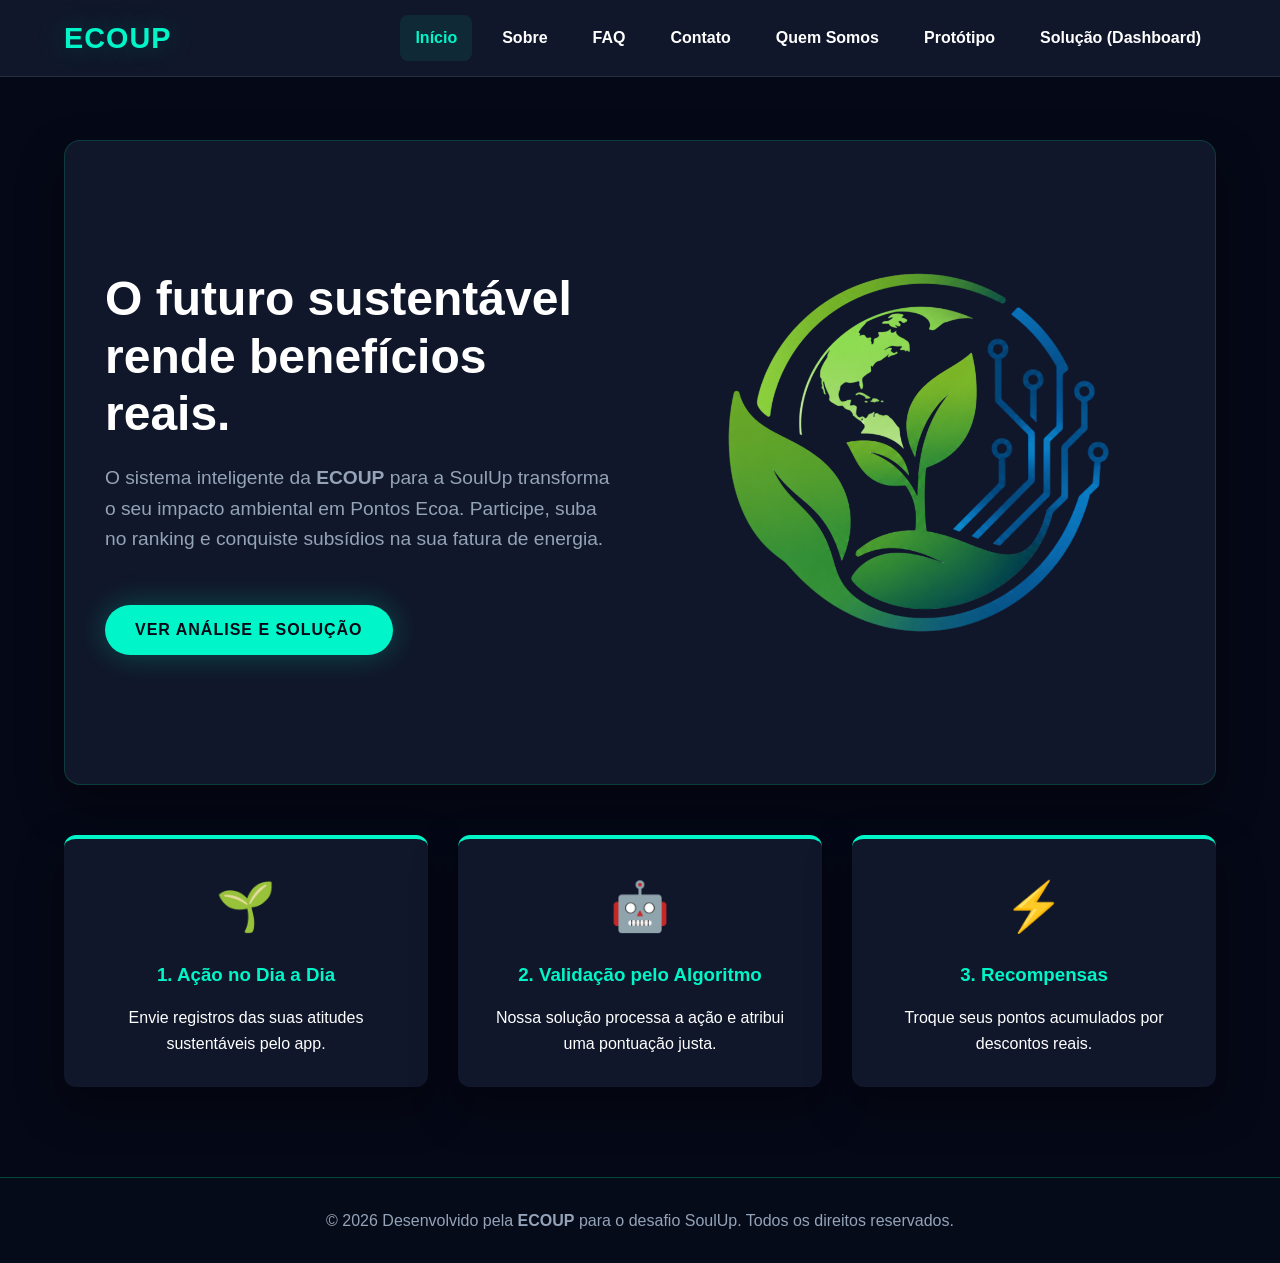
<file: index.html>
<!DOCTYPE html>
<html lang="pt-BR">
<head>
    <meta charset="UTF-8">
    <meta name="viewport" content="width=device-width, initial-scale=1.0">
    <title>ECOUP | Gamificação Sustentável</title>

    <!-- Arquivo principal de estilos do projeto -->
    <link rel="stylesheet" href="css/main.css">

    <!-- Script principal com carregamento diferido para não bloquear a renderização -->
    <script src="js/main.js" defer></script>
</head>
<body>

    <header>
        <div class="logo-container">
            <h1>ECOUP</h1>
        </div>
        
        <!-- Botão do menu mobile (controlado via JS e acessibilidade ARIA) -->
        <button id="btn-mobile" class="btn-mobile" aria-label="Abrir ou fechar menu de navegação" aria-expanded="false" aria-controls="menu-principal">☰ Menu</button>
        
        <!-- Menu principal de navegação do site -->
        <nav id="menu-principal" aria-label="Navegação Principal">
            <ul>
                <li><a href="index.html" class="ativo" aria-current="page">Início</a></li>
                <li><a href="paginas/sobre.html">Sobre</a></li>
                <li><a href="paginas/faq.html">FAQ</a></li>
                <li><a href="paginas/contato.html">Contato</a></li>
                <li><a href="paginas/integrantes.html">Quem Somos</a></li>
                <li><a href="paginas/simulador.html">Protótipo</a></li>
                <li><a href="paginas/dashboard.html">Solução (Dashboard)</a></li>
            </ul>
        </nav>
    </header>

    <main>
        <!-- Seção principal (hero) com proposta do sistema -->
        <section class="hero-section">
            <div class="hero-texto">
                <h2>O futuro sustentável rende benefícios reais.</h2>
                <p>O sistema inteligente da <strong>ECOUP</strong> para a SoulUp transforma o seu impacto ambiental em Pontos Ecoa. Participe, suba no ranking e conquiste subsídios na sua fatura de energia.</p>
                <a href="paginas/dashboard.html" class="btn-primary">Ver Análise e Solução</a>
            </div>

            <!-- Imagem ilustrativa principal do projeto -->
            <div class="hero-imagem">
                <img src="img/hero-image.png" alt="Logo sustentável com planeta Terra, folhas verdes e circuitos tecnológicos em azul, representando tecnologia e meio ambiente.">
            </div>
        </section>

        <!-- Cards explicando o funcionamento do sistema -->
        <section class="features-section">
            <article class="feature-card">
                <div class="icon-placeholder" aria-hidden="true">🌱</div>
                <h3>1. Ação no Dia a Dia</h3>
                <p>Envie registros das suas atitudes sustentáveis pelo app.</p>
            </article>

            <article class="feature-card">
                <div class="icon-placeholder" aria-hidden="true">🤖</div>
                <h3>2. Validação pelo Algoritmo</h3>
                <p>Nossa solução processa a ação e atribui uma pontuação justa.</p>
            </article>

            <article class="feature-card">
                <div class="icon-placeholder" aria-hidden="true">⚡</div>
                <h3>3. Recompensas</h3>
                <p>Troque seus pontos acumulados por descontos reais.</p>
            </article>
        </section>
    </main>

    <footer>
        <!-- Rodapé institucional do projeto -->
        <p>&copy; 2026 Desenvolvido pela <strong>ECOUP</strong> para o desafio SoulUp. Todos os direitos reservados.</p>
    </footer>

</body>
</html>
</file>
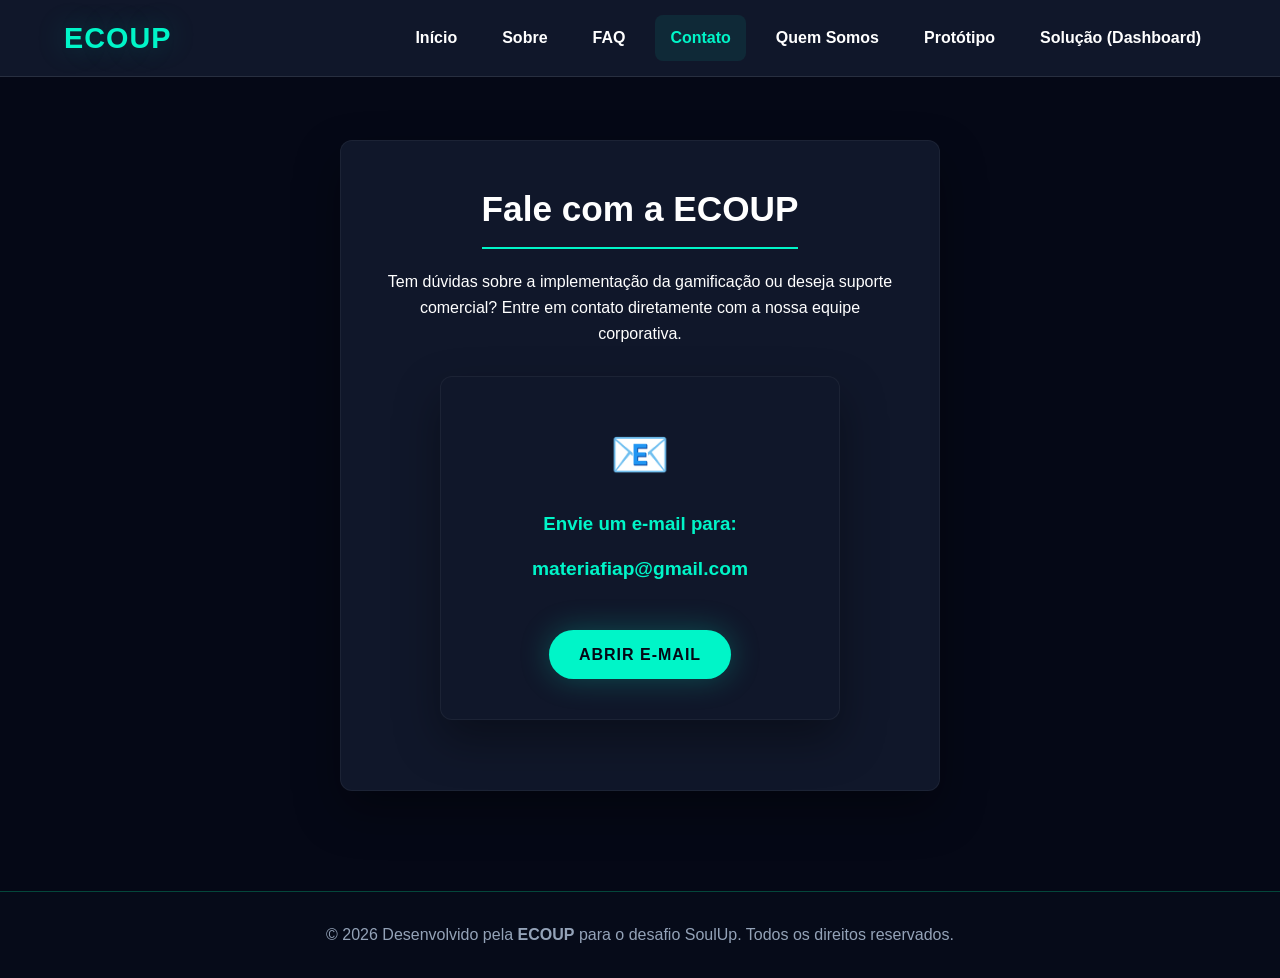
<file: paginas/contato.html>
<!DOCTYPE html>
<html lang="pt-BR">
<head>
    <meta charset="UTF-8">
    <meta name="viewport" content="width=device-width, initial-scale=1.0">
    <title>ECOUP - Contato</title>
    <link rel="stylesheet" href="../css/main.css">
    <script src="../js/main.js" defer></script>
</head>
<body>
    <header>
        <div class="logo-container">
             <h1>ECOUP</h1>
        </div>
        
        <button id="btn-mobile" class="btn-mobile" aria-label="Abrir ou fechar menu de navegação" aria-expanded="false" aria-controls="menu-principal">☰ Menu</button>
        
        <nav id="menu-principal" aria-label="Navegação Principal">
            <ul>
                <li><a href="../index.html">Início</a></li>
                <li><a href="sobre.html">Sobre</a></li>
                <li><a href="faq.html">FAQ</a></li>
                <li><a href="contato.html" class="ativo" aria-current="page">Contato</a></li>
                <li><a href="integrantes.html">Quem Somos</a></li>
                <li><a href="simulador.html">Protótipo</a></li>
                <li><a href="dashboard.html">Solução (Dashboard)</a></li>
            </ul>
        </nav>
    </header>

    <main>
        <section class="content-section contact-section">
            <h2 class="section-title">Fale com a ECOUP</h2>
            <p class="contact-subtitle">Tem dúvidas sobre a implementação da gamificação ou deseja suporte comercial? Entre em contato diretamente com a nossa equipe corporativa.</p>
            
            <div class="feature-card contact-card">
                <div class="icon-placeholder" aria-hidden="true">📧</div>
                <h3>Envie um e-mail para:</h3>
                <p class="contact-email">materiafiap@gmail.com</p>
                
                <a href="https://mail.google.com/" class="btn-primary" target="_blank" rel="noopener noreferrer">Abrir E-mail</a>
            </div>
        </section>
    </main>

    <footer>
        <p>&copy; 2026 Desenvolvido pela <strong>ECOUP</strong> para o desafio SoulUp. Todos os direitos reservados.</p>
    </footer>
</body>
</html>
</file>
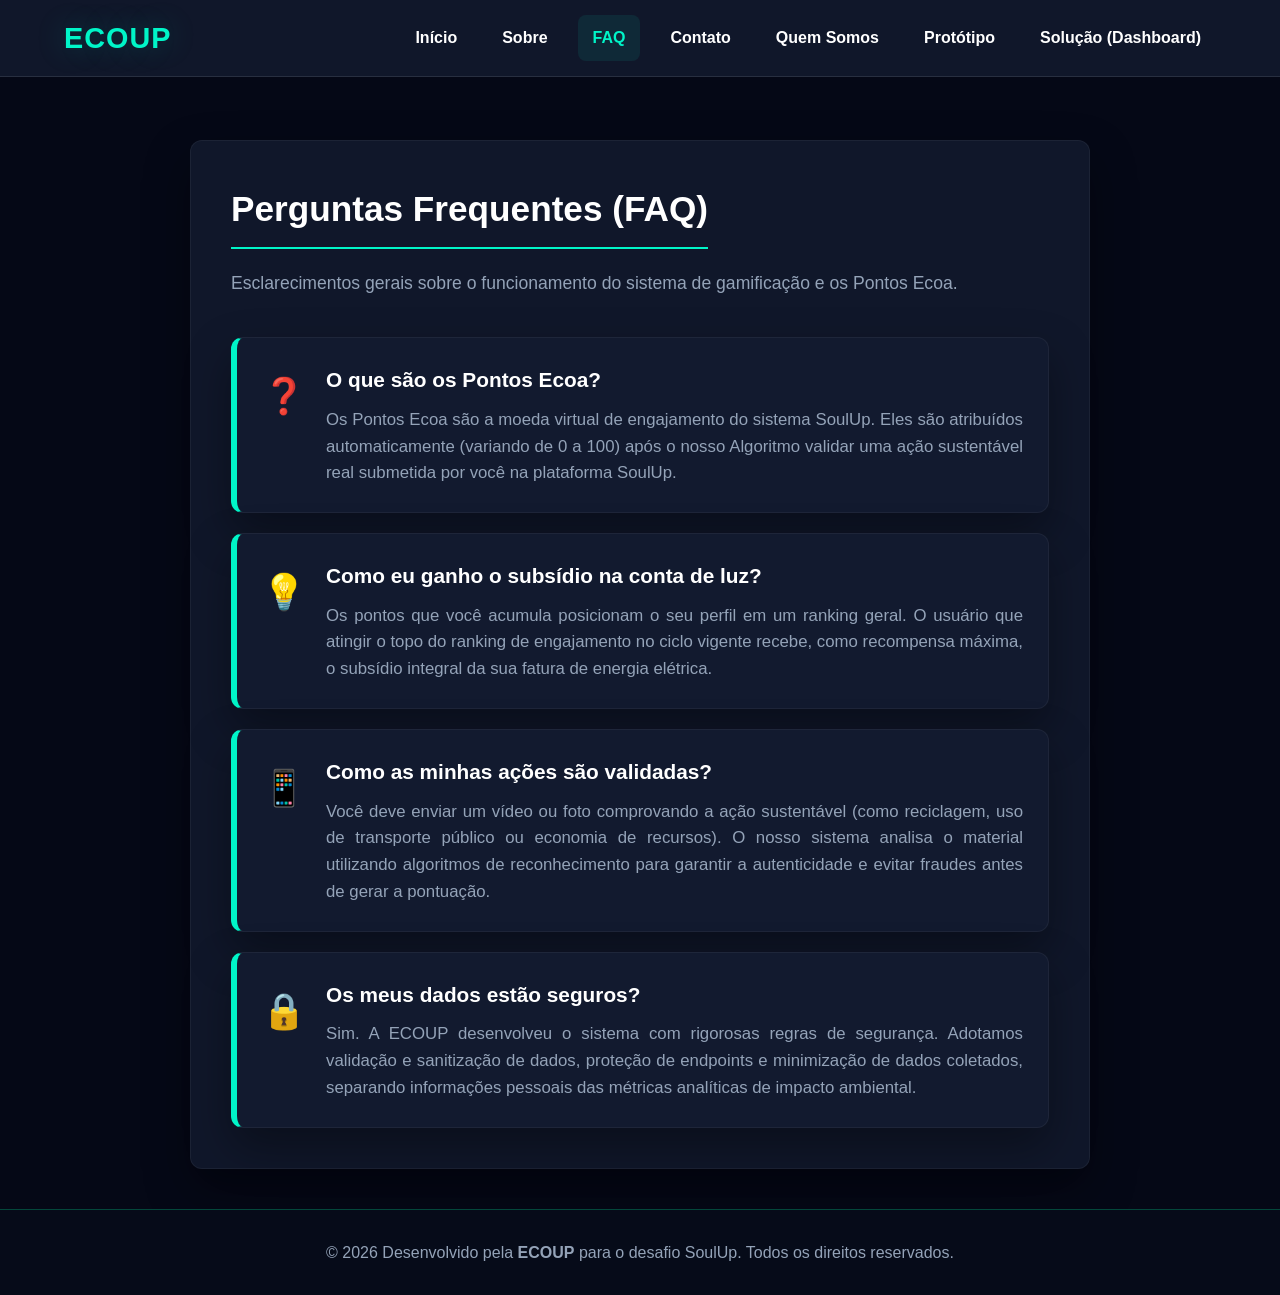
<file: paginas/faq.html>
<!DOCTYPE html>
<html lang="pt-BR">
<head>
    <meta charset="UTF-8">
    <meta name="viewport" content="width=device-width, initial-scale=1.0">
    <title>SoulUp by ECOUP - FAQ</title>
    <link rel="stylesheet" href="../css/main.css">
    <script src="../js/main.js" defer></script>
</head>
<body>

    <header>
        <div class="logo-container">
            <h1>ECOUP</h1>
        </div>
        
        <button id="btn-mobile" class="btn-mobile" aria-label="Abrir ou fechar menu de navegação" aria-expanded="false" aria-controls="menu-principal">☰ Menu</button>
        
        <nav id="menu-principal" aria-label="Navegação Principal">
            <ul>
                <li><a href="../index.html">Início</a></li>
                <li><a href="sobre.html">Sobre</a></li>
                <li><a href="faq.html" class="ativo" aria-current="page">FAQ</a></li>
                <li><a href="contato.html">Contato</a></li>
                <li><a href="integrantes.html">Quem Somos</a></li>
                <li><a href="simulador.html">Protótipo</a></li>
                <li><a href="dashboard.html">Solução (Dashboard)</a></li>
            </ul>
        </nav>
    </header>

    <main>
        <section class="content-section faq-section">
            <h2 class="section-title">Perguntas Frequentes (FAQ)</h2>
            <p class="section-subtitle">Esclarecimentos gerais sobre o funcionamento do sistema de gamificação e os Pontos Ecoa.</p>
            
            <div class="faq-container">
                
                <article class="faq-item-card">
                    <div class="faq-icon" aria-hidden="true">❓</div>
                    <div class="faq-text">
                        <h3>O que são os Pontos Ecoa?</h3>
                        <p>Os Pontos Ecoa são a moeda virtual de engajamento do sistema SoulUp. Eles são atribuídos automaticamente (variando de 0 a 100) após o nosso Algoritmo validar uma ação sustentável real submetida por você na plataforma SoulUp.</p>
                    </div>
                </article>

                <article class="faq-item-card">
                    <div class="faq-icon" aria-hidden="true">💡</div>
                    <div class="faq-text">
                        <h3>Como eu ganho o subsídio na conta de luz?</h3>
                        <p>Os pontos que você acumula posicionam o seu perfil em um ranking geral. O usuário que atingir o topo do ranking de engajamento no ciclo vigente recebe, como recompensa máxima, o subsídio integral da sua fatura de energia elétrica.</p>
                    </div>
                </article>

                <article class="faq-item-card">
                    <div class="faq-icon" aria-hidden="true">📱</div>
                    <div class="faq-text">
                        <h3>Como as minhas ações são validadas?</h3>
                        <p>Você deve enviar um vídeo ou foto comprovando a ação sustentável (como reciclagem, uso de transporte público ou economia de recursos). O nosso sistema analisa o material utilizando algoritmos de reconhecimento para garantir a autenticidade e evitar fraudes antes de gerar a pontuação.</p>
                    </div>
                </article>

                <article class="faq-item-card">
                    <div class="faq-icon" aria-hidden="true">🔒</div>
                    <div class="faq-text">
                        <h3>Os meus dados estão seguros?</h3>
                        <p>Sim. A ECOUP desenvolveu o sistema com rigorosas regras de segurança. Adotamos validação e sanitização de dados, proteção de endpoints e minimização de dados coletados, separando informações pessoais das métricas analíticas de impacto ambiental.</p>
                    </div>
                </article>

            </div>
        </section>
    </main>

    <footer>
        <p>&copy; 2026 Desenvolvido pela <strong>ECOUP</strong> para o desafio SoulUp. Todos os direitos reservados.</p>
    </footer>

</body>
</html>
</file>
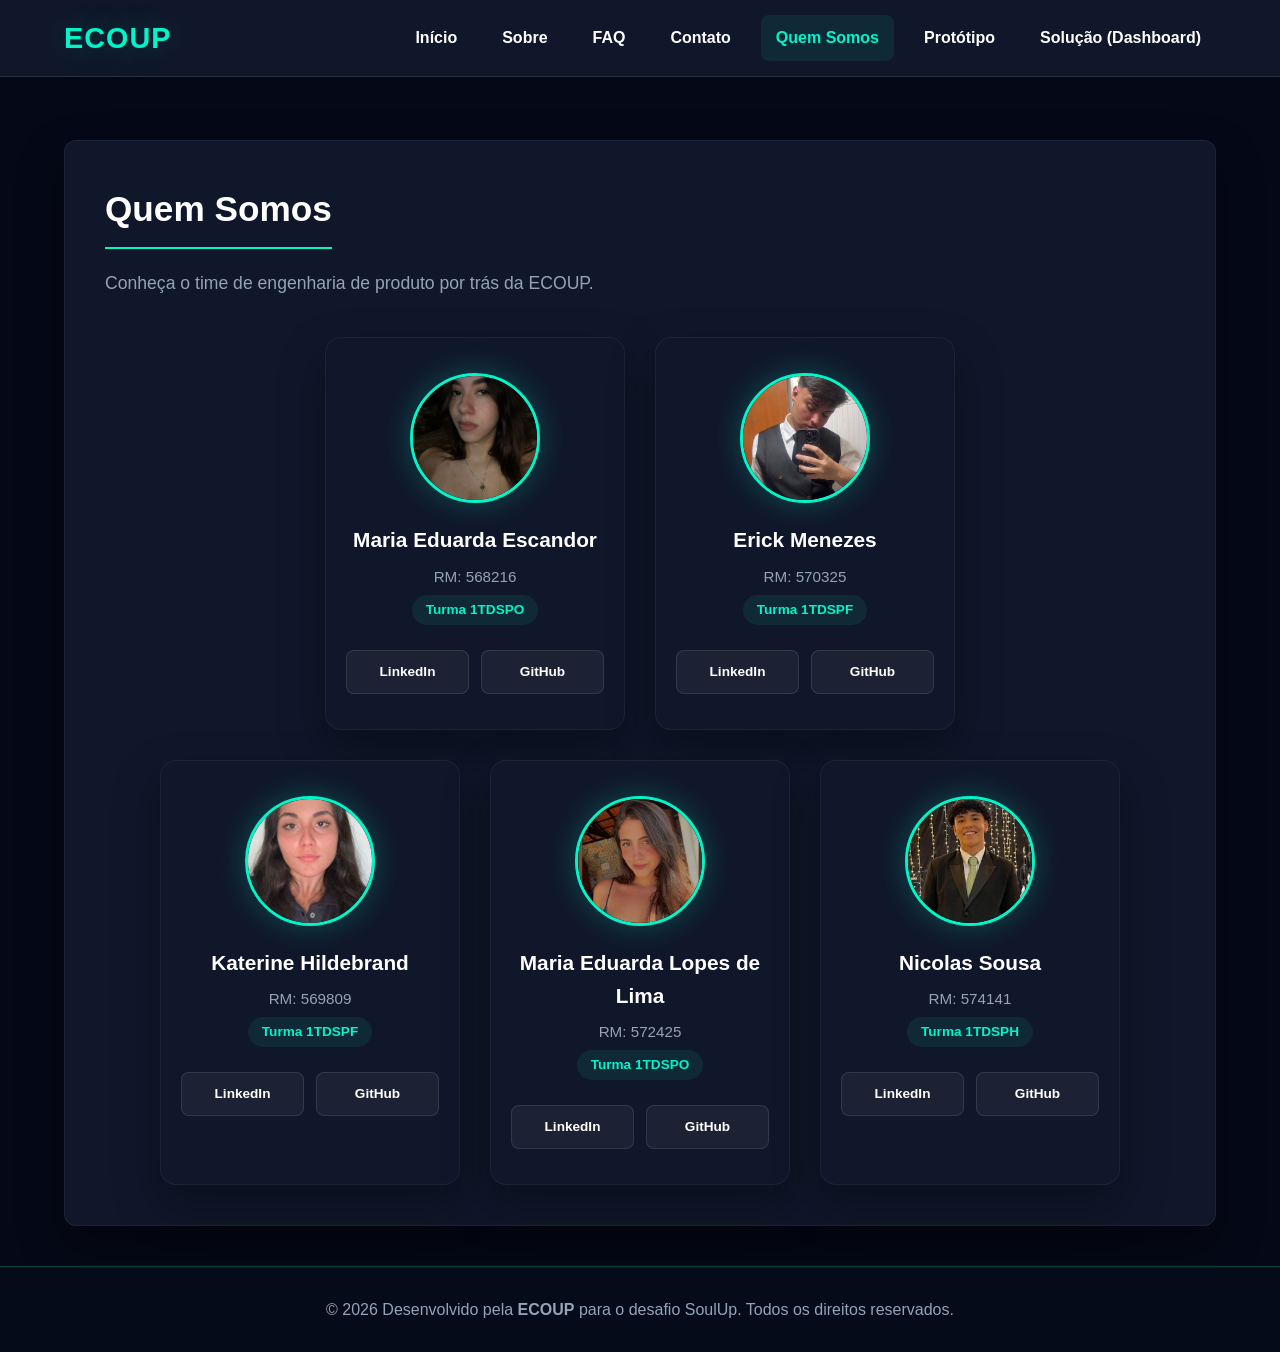
<file: paginas/integrantes.html>
<!DOCTYPE html>
<html lang="pt-BR">
<head>
    <meta charset="UTF-8">
    <meta name="viewport" content="width=device-width, initial-scale=1.0">
    <title>ECOUP - Quem Somos</title>
    <link rel="stylesheet" href="../css/main.css">
    <script src="../js/main.js" defer></script>
</head>
<body>

    <header>
        <div class="logo-container">
           <h1>ECOUP</h1>
        </div>
        
        <button id="btn-mobile" class="btn-mobile" aria-label="Abrir ou fechar menu de navegação" aria-expanded="false" aria-controls="menu-principal">☰ Menu</button>
        
        <nav id="menu-principal" aria-label="Navegação Principal">
            <ul>
                <li><a href="../index.html">Início</a></li>
                <li><a href="sobre.html">Sobre</a></li>
                <li><a href="faq.html">FAQ</a></li>
                <li><a href="contato.html">Contato</a></li>
                <li><a href="integrantes.html" class="ativo" aria-current="page">Quem Somos</a></li>
                <li><a href="simulador.html">Protótipo</a></li>
                <li><a href="dashboard.html">Solução (Dashboard)</a></li>
            </ul>
        </nav>
    </header>

   <main>
        <section class="content-section">
            <h2 class="section-title">Quem Somos</h2>
            <p class="section-subtitle">Conheça o time de engenharia de produto por trás da ECOUP.</p>
            
            <div class="team-container">
                
                <div class="team-row-top">
                    
                    <div class="card-member">
                        <div class="avatar-container">
                            <img src="../img/foto-maria1.jpeg" alt="Fotografia de Maria Eduarda Escandor" class="member-photo">
                        </div>
                        <div class="member-info">
                            <h3>Maria Eduarda Escandor</h3>
                            <p>RM: 568216</p>
                            <span class="tag-turma">Turma 1TDSPO</span>
                        </div>
                        <div class="social-links-grid">
                            <a href="https://www.linkedin.com/in/maria-eduarda-escandor-5b1587359/" target="_blank" rel="noopener noreferrer" class="link-social linkedin">LinkedIn</a>
                            <a href="https://github.com/mariabatistaescandor-gif" target="_blank" rel="noopener noreferrer" class="link-social github">GitHub</a>
                        </div>
                    </div>

                    <div class="card-member">
                        <div class="avatar-container">
                            <img src="../img/foto-erick.jpeg" alt="Fotografia de Erick Menezes" class="member-photo">
                        </div>
                        <div class="member-info">
                            <h3>Erick Menezes</h3>
                            <p>RM: 570325</p>
                            <span class="tag-turma">Turma 1TDSPF</span>
                        </div>
                        <div class="social-links-grid">
                            <a href="https://www.linkedin.com/in/erick-menezes-b53009232/" target="_blank" rel="noopener noreferrer" class="link-social linkedin">LinkedIn</a>
                            <a href="https://github.com/Erick488-maker" target="_blank" rel="noopener noreferrer" class="link-social github">GitHub</a>
                        </div>
                    </div>

                </div> 
                
                <div class="team-row-bottom">
                    
                    <div class="card-member">
                        <div class="avatar-container">
                            <img src="../img/foto-katerine.jpeg" alt="Fotografia de Katerine Hildebrand" class="member-photo">
                        </div>
                        <div class="member-info">
                            <h3>Katerine Hildebrand</h3>
                            <p>RM: 569809</p>
                            <span class="tag-turma">Turma 1TDSPF</span>
                        </div>
                        <div class="social-links-grid">
                            <a href="https://www.linkedin.com/in/katerine-hildebrand-8928752a3/" target="_blank" rel="noopener noreferrer" class="link-social linkedin">LinkedIn</a>
                            <a href="https://github.com/katpeaga" target="_blank" rel="noopener noreferrer" class="link-social github">GitHub</a>
                        </div>
                    </div>

                    <div class="card-member">
                        <div class="avatar-container">
                            <img src="../img/foto-maria2.png" alt="Fotografia de Maria Lima" class="member-photo">
                        </div>
                        <div class="member-info">
                            <h3>Maria Eduarda Lopes de Lima</h3>
                            <p>RM: 572425</p>
                            <span class="tag-turma">Turma 1TDSPO</span>
                        </div>
                        <div class="social-links-grid">
                            <a href="https://www.linkedin.com/in/maria-eduarda-lopes-de-lima-1291b6289/" target="_blank" rel="noopener noreferrer" class="link-social linkedin">LinkedIn</a>
                            <a href="https://github.com/mariaeduardaalima" target="_blank" rel="noopener noreferrer" class="link-social github">GitHub</a>
                        </div>
                    </div>

                    <div class="card-member">
                        <div class="avatar-container">
                            <img src="../img/foto-nicolas.jpg" alt="Fotografia de Nicolas Sousa" class="member-photo">
                        </div>
                        <div class="member-info">
                            <h3>Nicolas Sousa</h3>
                            <p>RM: 574141</p>
                            <span class="tag-turma">Turma 1TDSPH</span>
                        </div>
                        <div class="social-links-grid">
                            <a href="https://www.linkedin.com/in/nicolas-sousaa/" target="_blank" rel="noopener noreferrer" class="link-social linkedin">LinkedIn</a>
                            <a href="https://github.com/nicolaspk" target="_blank" rel="noopener noreferrer" class="link-social github">GitHub</a>
                        </div>
                    </div>

                </div> 
            </div> 
        </section>
    </main>

    <footer>
        <p>&copy; 2026 Desenvolvido pela <strong>ECOUP</strong> para o desafio SoulUp. Todos os direitos reservados.</p>
    </footer>

</body>
</html>
</file>
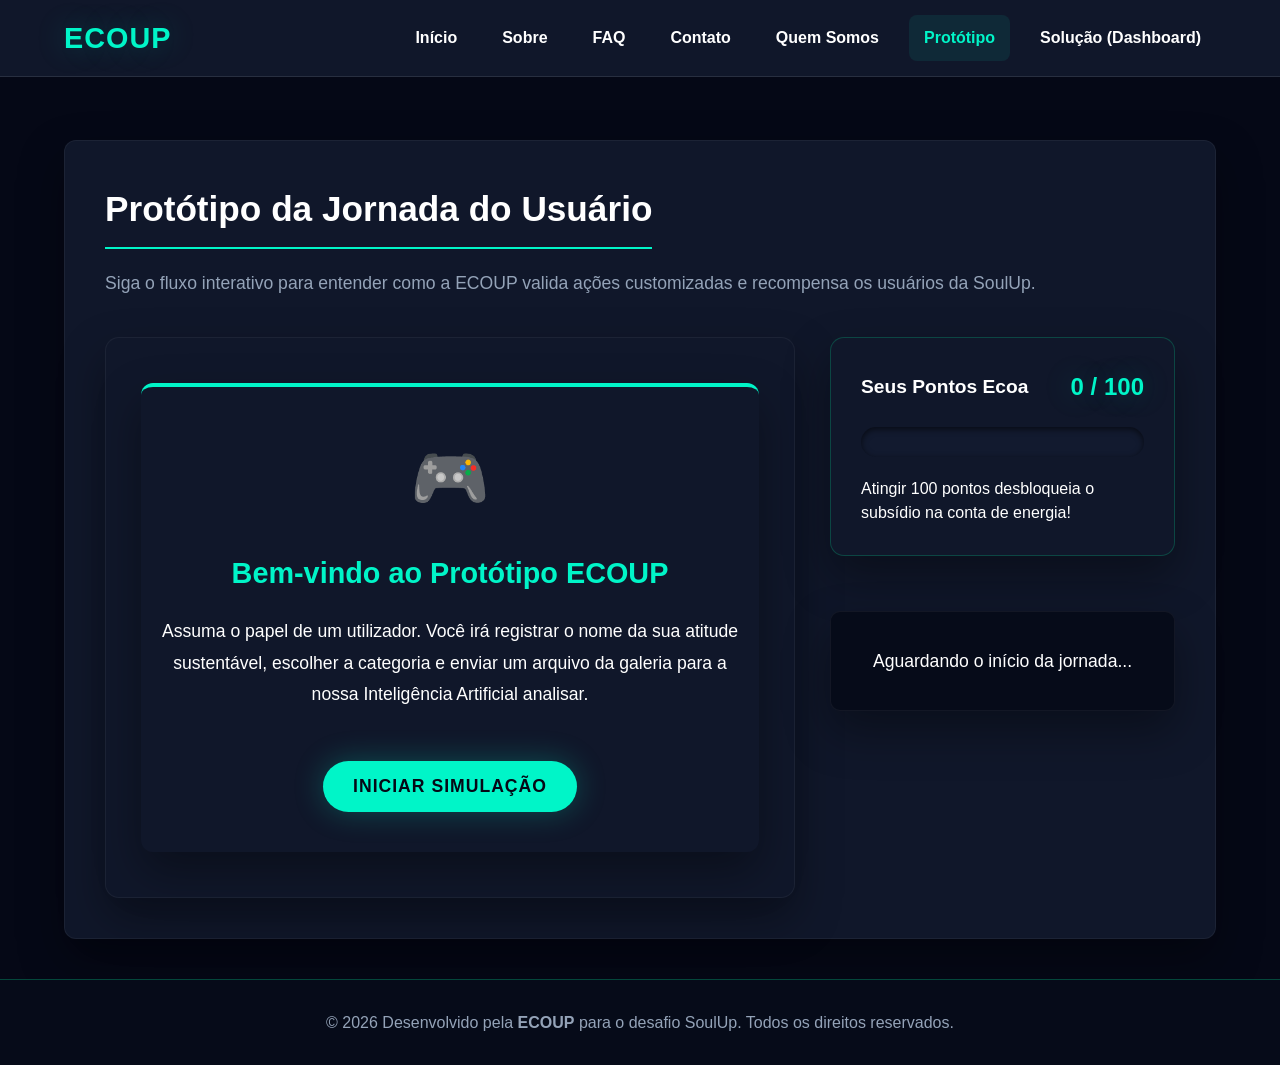
<file: paginas/simulador.html>
<!DOCTYPE html>
<html lang="pt-BR">
<head>
    <meta charset="UTF-8">
    <meta name="viewport" content="width=device-width, initial-scale=1.0">
    <title>ECOUP - Simulador Prático da Solução</title>

    <!-- CSS principal do projeto -->
    <link rel="stylesheet" href="../css/main.css">

    <!-- JS principal carregado de forma assíncrona para não bloquear renderização -->
    <script src="../js/main.js" defer></script>
</head>
<body>

    <header>
        <div class="logo-container">
            <h1>ECOUP</h1>
        </div>
        
        <!-- Botão do menu mobile (controlado via JavaScript e acessibilidade ARIA) -->
        <button id="btn-mobile" class="btn-mobile" aria-label="Abrir ou fechar menu de navegação" aria-expanded="false" aria-controls="menu-principal">☰ Menu</button>
        
        <!-- Navegação principal do site -->
        <nav id="menu-principal" aria-label="Navegação Principal">
            <ul>
                <li><a href="../index.html">Início</a></li>
                <li><a href="sobre.html">Sobre</a></li>
                <li><a href="faq.html">FAQ</a></li>
                <li><a href="contato.html">Contato</a></li>
                <li><a href="integrantes.html">Quem Somos</a></li>
                <li><a href="simulador.html" class="ativo destaque-menu" aria-current="page">Protótipo</a></li>
                <li><a href="dashboard.html">Solução (Dashboard)</a></li>
            </ul>
        </nav>
    </header>

    <main>
        <!-- Seção principal do simulador de jornada do usuário -->
        <section class="content-section">
            <h2 class="section-title">Protótipo da Jornada do Usuário</h2>
            <p class="section-subtitle" style="margin-bottom: 40px;">Siga o fluxo interativo para entender como a ECOUP valida ações customizadas e recompensa os usuários da SoulUp.</p>
            
            <div class="simulador-layout">
                
                <!-- Área principal onde os passos da simulação são exibidos -->
                <div class="simulation-main-area">

                    <!-- Etapa inicial de introdução -->
                    <div id="step-0" class="sim-step active">
                        <div class="feature-card welcome-card" style="padding: 40px 20px;">
                            <div class="icon-placeholder" style="font-size: 4rem; margin-bottom: 20px;" aria-hidden="true">🎮</div>
                            <h3 style="margin-bottom: 20px; font-size: 1.8rem;">Bem-vindo ao Protótipo ECOUP</h3>
                            <p style="margin-bottom: 30px; font-size: 1.1rem; line-height: 1.8;">Assuma o papel de um utilizador. Você irá registrar o nome da sua atitude sustentável, escolher a categoria e enviar um arquivo da galeria para a nossa Inteligência Artificial analisar.</p>
                            <button id="btn-start-sim" class="btn-primary" style="font-size: 1.1rem; padding: 15px 30px;">Iniciar Simulação</button>
                        </div>
                    </div>

                    <!-- Etapa 1: definição da ação sustentável -->
                    <div id="step-1" class="sim-step" style="display: none;">
                        <h3 class="step-title" style="margin-bottom: 30px;"><span>1</span> Qual foi sua atitude sustentável?</h3>
                        
                        <div class="form-group" style="margin-bottom: 30px;">
                            <label for="custom-action-name" style="color: var(--cor-texto-principal); display: block; margin-bottom: 10px; font-size: 1.1rem;">Título / Nome da Ação:</label>
                            <input type="text" id="custom-action-name" placeholder="Ex: Fui de bicicleta para a faculdade..." autocomplete="off" style="width: 100%; padding: 15px; font-size: 1.1rem; border-radius: 8px;">
                            
                            <!-- Mensagem de erro exibida via validação JS -->
                            <span id="erro-titulo" style="color: var(--cor-alerta); font-size: 0.95rem; font-weight: bold; display: none; margin-top: 8px;">
                                ⚠️ Você precisa digitar um título para avançar!
                            </span>
                        </div>

                        <p style="margin-bottom: 20px; color: var(--cor-texto-secundario); font-weight: bold; font-size: 1.1rem;">Selecione a categoria para cálculo de impacto:</p>
                        
                        <!-- Seleção de categorias de impacto ambiental -->
                        <div class="acoes-grid-sim">
                            <div class="category-card" data-pontos="30" role="button" tabindex="0">
                                <h4 aria-hidden="true">🚲</h4><h4>Mobilidade</h4>
                                <span>Até 30 pts</span>
                            </div>
                            <div class="category-card" data-pontos="40" role="button" tabindex="0">
                                <h4 aria-hidden="true">♻️</h4><h4>Reciclagem</h4>
                                <span>Até 40 pts</span>
                            </div>
                            <div class="category-card" data-pontos="50" role="button" tabindex="0">
                                <h4 aria-hidden="true">💡</h4><h4>Energia</h4>
                                <span>Até 50 pts</span>
                            </div>
                            <div class="category-card" data-pontos="20" role="button" tabindex="0">
                                <h4 aria-hidden="true">🌱</h4><h4>Outros</h4>
                                <span>Até 20 pts</span>
                            </div>
                        </div>

                        <button id="btn-go-step2" class="btn-primary" style="margin-top: 40px; width: 100%; display: none; padding: 15px; font-size: 1.1rem;">Avançar para Envio</button>
                    </div>

                    <!-- Etapa 2: envio de evidência -->
                    <div id="step-2" class="sim-step" style="display: none;">
                        <h3 class="step-title" style="margin-bottom: 30px;"><span>2</span> Evidência Real</h3>
                        
                        <div class="upload-sim-card" style="padding: 50px 20px; display: flex; flex-direction: column; align-items: center; text-align: center; gap: 20px;">
                            <div class="icon-placeholder" style="font-size: 4rem; margin: 0;" aria-hidden="true">📸</div>
                            
                            <div>
                                <p style="font-size: 1.1rem; margin-bottom: 5px;">Ação selecionada:</p>
                                <h4 id="selected-action-display" class="text-neon" style="font-size: 1.5rem; word-break: break-all; margin: 0;">---</h4>
                            </div>
                            
                            <p style="color: var(--cor-texto-secundario); font-size: 1.1rem; margin-bottom: 10px;">
                                Envie uma foto ou vídeo da galeria para validar sua atitude sustentável.
                            </p>
                            
                            <!-- Upload simulado de arquivo -->
                            <label for="camera-upload" class="btn-primary" style="cursor: pointer; width: 100%; max-width: 350px; margin: 0;">
                                📁 Escolher da Galeria
                            </label>
                            <input type="file" id="camera-upload" accept="video/*,image/*" style="display: none;">

                            <!-- Feedback de upload -->
                            <p id="file-name-display" style="color: var(--cor-primaria); font-weight: bold; display: none; font-size: 1.1rem; margin: 0;">
                                ✓ Arquivo carregado com sucesso!
                            </p>

                            <!-- Botão que simula análise de IA -->
                            <button id="btn-fake-upload" class="btn-primary" style="display: none; width: 100%; max-width: 350px; margin: 0; background-color: #00b377;">
                                Analisar Evidência na IA
                            </button>
                        </div>
                    </div>

                </div>

                <!-- Painel lateral com status da simulação -->
                <aside class="simulation-status-area">
                    <div class="progresso-container" style="margin-bottom: 30px;">
                        <div class="progresso-header" style="margin-bottom: 20px;">
                            <h4 style="font-size: 1.2rem;">Seus Pontos Ecoa</h4>
                            <span id="eco-points-text" style="font-size: 1.5rem;">0 / 100</span>
                        </div>
                        <div class="progress-bar-bg" style="height: 30px; margin-bottom: 20px;">
                            <div id="eco-progress" class="progress-fill" style="width: 0%; height: 100%;"></div>
                        </div>
                        <p class="reward-desc" style="font-size: 1rem; line-height: 1.5;">Atingir 100 pontos desbloqueia o subsídio na conta de energia!</p>
                    </div>

                    <!-- Caixa de feedback da validação -->
                    <div id="validation-box-sim" class="validation-box-sim" style="padding: 30px 20px; flex-direction: column;">
                        <p id="validation-message-sim" style="font-size: 1.1rem; line-height: 1.5; text-align: center;">Aguardando o início da jornada...</p>
                        
                        <!-- Indicador de carregamento da IA -->
                        <div id="loading-ia" class="loading-container" style="display: none; justify-content: center; align-items: center; gap: 8px; margin-top: 15px;" aria-hidden="true">
                            <div class="dot"></div>
                            <div class="dot"></div>
                            <div class="dot"></div>
                        </div>
                    </div>
                </aside>

            </div>
        </section>
    </main>

    <!-- Modal de sucesso ao atingir objetivo -->
    <div id="success-modal" class="custom-modal" style="display: none;">
        <div class="modal-content">
            <div class="modal-icon" style="font-size: 5rem;" aria-hidden="true">🏆</div>
            <h2 style="margin-bottom: 15px;">PARABÉNS!</h2>
            <p style="font-size: 1.3rem; margin-bottom: 20px;">Você atingiu 100 Pontos Ecoa!</p>
            <p style="font-size: 1.1rem; color: var(--cor-texto-secundario); margin-bottom: 30px; line-height: 1.6;">O seu subsídio para a conta de energia elétrica foi desbloqueado com sucesso no sistema da SoulUp!</p>
            <button id="btn-close-modal" class="btn-primary" style="padding: 15px 30px; font-size: 1.1rem;">Começar Novo Ciclo</button>
        </div>
    </div>

    <footer>
        <!-- Rodapé institucional -->
        <p>&copy; 2026 Desenvolvido pela <strong>ECOUP</strong> para o desafio SoulUp. Todos os direitos reservados.</p>
    </footer>

</body>
</html>
</file>
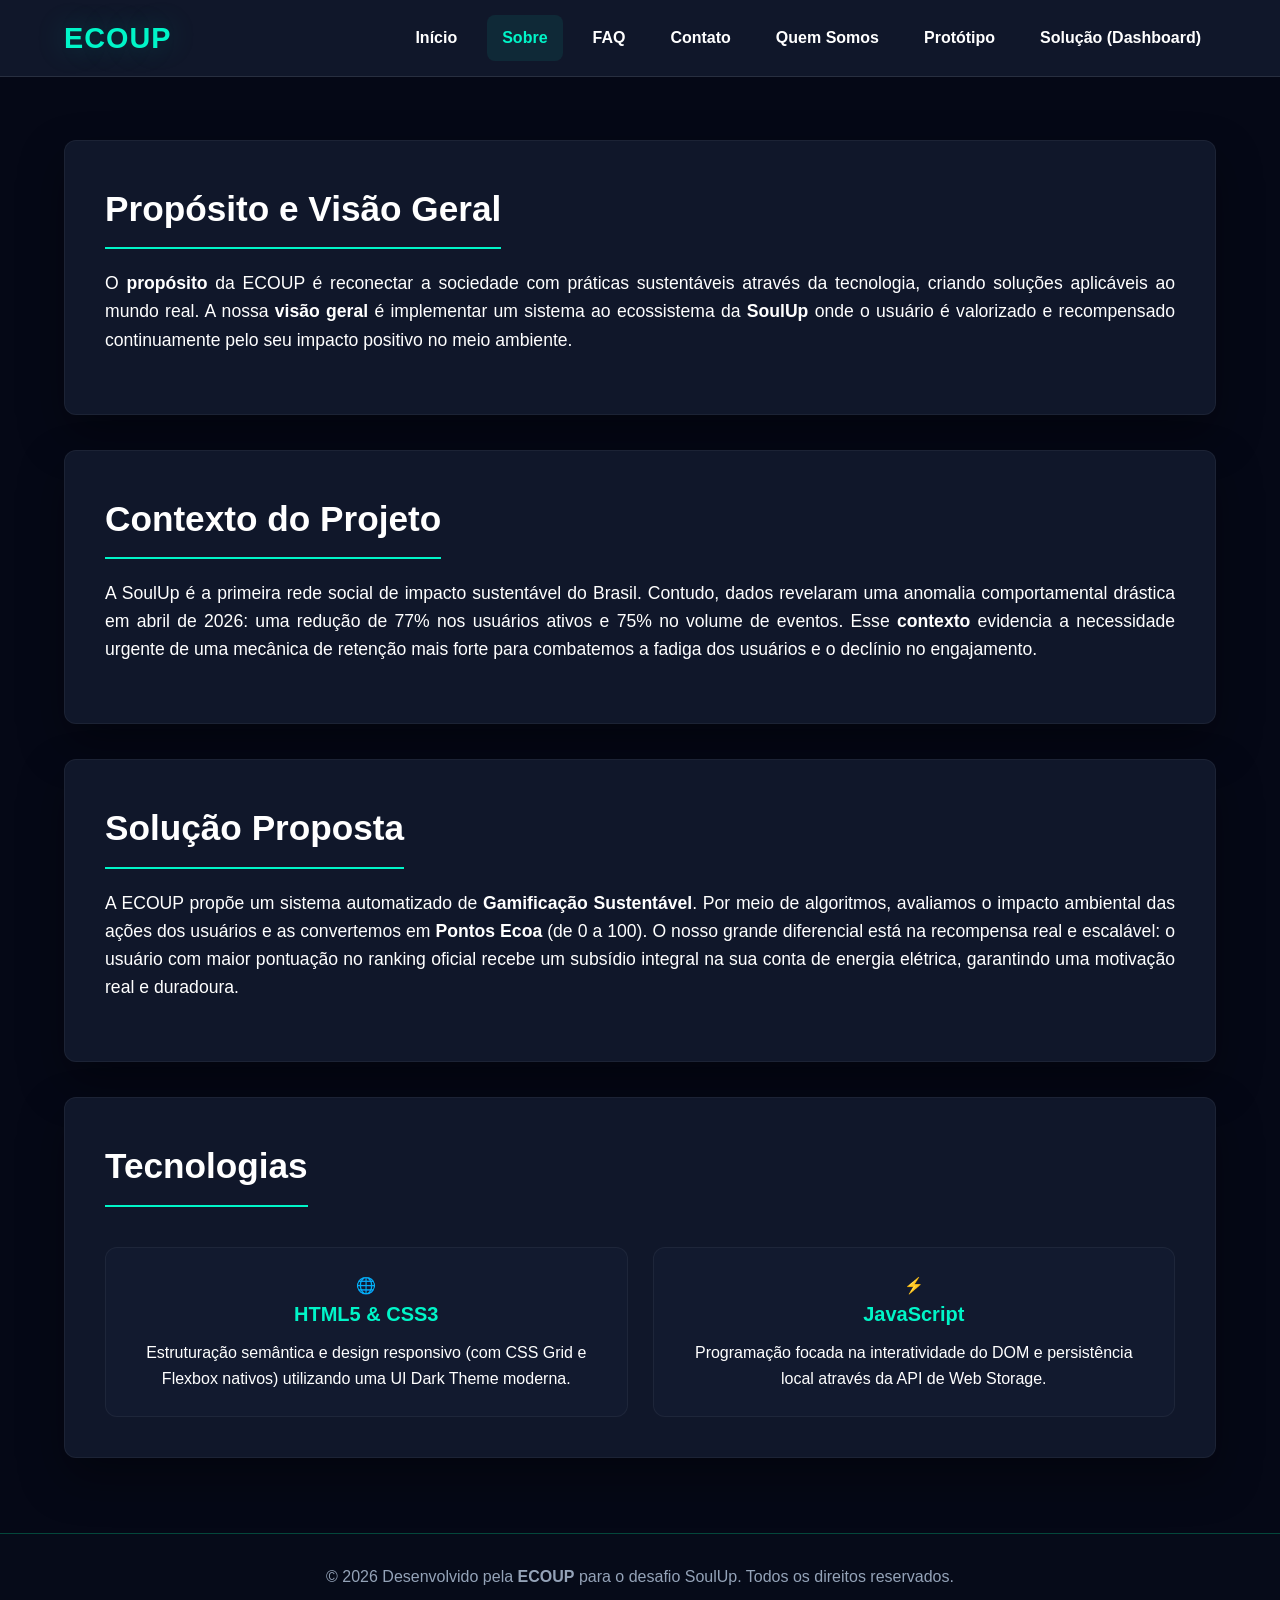
<file: paginas/sobre.html>
<!DOCTYPE html>
<html lang="pt-BR">
<head>
    <meta charset="UTF-8">
    <meta name="viewport" content="width=device-width, initial-scale=1.0">
    <title>ECOUP - Sobre o Projeto</title>
    <link rel="stylesheet" href="../css/main.css">
    <script src="../js/main.js" defer></script>
</head>
<body>

    <header>
        <div class="logo-container">
            <h1>ECOUP</h1>
        </div>
        
        <button id="btn-mobile" class="btn-mobile" aria-label="Abrir ou fechar menu de navegação" aria-expanded="false" aria-controls="menu-principal">☰ Menu</button>
        
        <nav id="menu-principal" aria-label="Navegação Principal">
            <ul>
                <li><a href="../index.html">Início</a></li>
                <li><a href="sobre.html" class="ativo" aria-current="page">Sobre</a></li>
                <li><a href="faq.html">FAQ</a></li>
                <li><a href="contato.html">Contato</a></li>
                <li><a href="integrantes.html">Quem Somos</a></li>
                <li><a href="simulador.html">Protótipo</a></li>
                <li><a href="dashboard.html">Solução (Dashboard)</a></li>
            </ul>
        </nav>
    </header>

    <main>
        <section class="content-section section-about">
            <h2 class="section-title">Propósito e Visão Geral</h2>
            <div class="about-block">
                <p>O <strong>propósito</strong> da ECOUP é reconectar a sociedade com práticas sustentáveis através da tecnologia, criando soluções aplicáveis ao mundo real. A nossa <strong>visão geral</strong> é implementar um sistema ao ecossistema da <strong>SoulUp</strong> onde o usuário é valorizado e recompensado continuamente pelo seu impacto positivo no meio ambiente.</p>
            </div>
        </section>

        <section class="content-section section-about">
            <h2 class="section-title">Contexto do Projeto</h2>
            <div class="about-block">
                <p>A SoulUp é a primeira rede social de impacto sustentável do Brasil. Contudo, dados revelaram uma anomalia comportamental drástica em abril de 2026: uma redução de 77% nos usuários ativos e 75% no volume de eventos. Esse <strong>contexto</strong> evidencia a necessidade urgente de uma mecânica de retenção mais forte para combatemos a fadiga dos usuários e o declínio no engajamento.</p>
            </div>
        </section>

        <section class="content-section section-about">
            <h2 class="section-title">Solução Proposta</h2>
            <div class="about-block">
                <p>A ECOUP propõe um sistema automatizado de <strong>Gamificação Sustentável</strong>. Por meio de algoritmos, avaliamos o impacto ambiental das ações dos usuários e as convertemos em <strong>Pontos Ecoa</strong> (de 0 a 100). O nosso grande diferencial está na recompensa real e escalável: o usuário com maior pontuação no ranking oficial recebe um subsídio integral na sua conta de energia elétrica, garantindo uma motivação real e duradoura.</p>
            </div>
        </section>

        <section class="content-section section-about">
            <h2 class="section-title">Tecnologias</h2>
            
            <div class="tech-grid-about">
                <article class="tech-item-card">
                    <div class="tech-icon" aria-hidden="true">🌐</div>
                    <h3>HTML5 & CSS3</h3>
                    <p>Estruturação semântica e design responsivo (com CSS Grid e Flexbox nativos) utilizando uma UI Dark Theme moderna.</p>
                </article>
                <article class="tech-item-card">
                    <div class="tech-icon" aria-hidden="true">⚡</div>
                    <h3>JavaScript</h3>
                    <p>Programação focada na interatividade do DOM e persistência local através da API de Web Storage.</p>
                </article>
            </div>
        </section>
    </main>

    <footer>
        <p>&copy; 2026 Desenvolvido pela <strong>ECOUP</strong> para o desafio SoulUp. Todos os direitos reservados.</p>
    </footer>

</body>
</html>
</file>
<file: css/main.css>
@import url('base/reset.css');
@import url('base/variaveis.css');
@import url('base/global.css');


@import url('layout/cabecalho.css');
@import url('layout/navegacao.css');
@import url('layout/rodape.css');


@import url('componentes/botoes.css');
@import url('componentes/cards.css');
@import url('componentes/formularios.css');
@import url('componentes/graficos.css');
@import url('componentes/modal.css');


@import url('pages/home.css');
@import url('pages/dashboard.css');
@import url('pages/faq.css');
@import url('pages/sobre.css');
@import url('pages/integrantes.css');
@import url('pages/contato.css');
@import url('pages/simulador.css');

@import url('responsividade/tablet.css');
@import url('responsividade/mobile.css');
</file>
